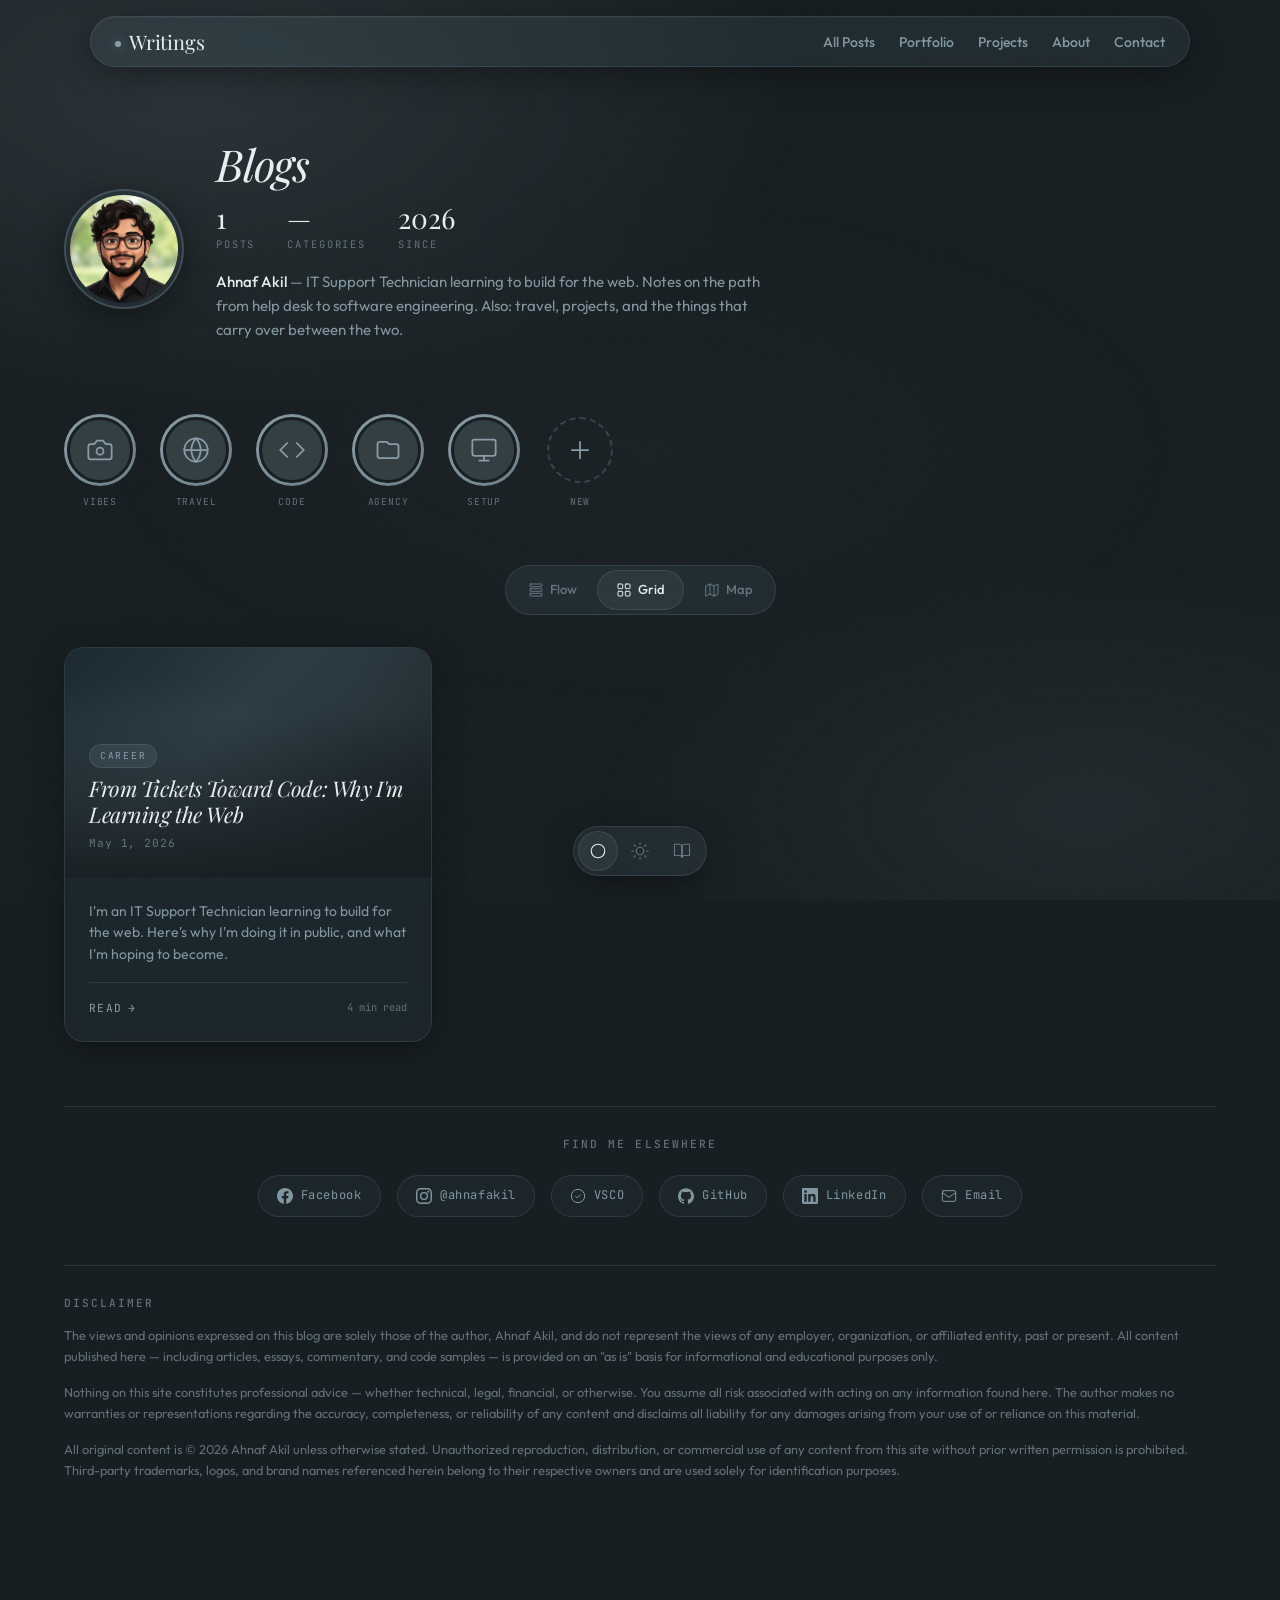
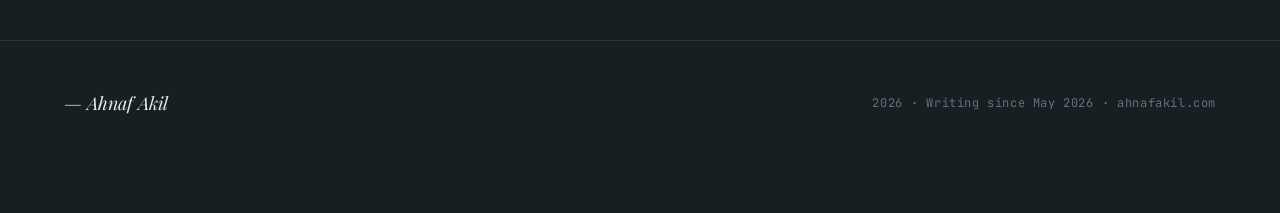
<file: index.html>
<!doctype html>
<html lang="en" data-theme="dark">
<head>
  <meta charset="utf-8" />
  <meta name="viewport" content="width=device-width, initial-scale=1" />
  <meta name="theme-color" content="#181F22" />
  <title>Writings — Ahnaf Akil</title>
  <meta name="description" content="Notes on the transition from IT Support to Software Engineering." />
  <link rel="preconnect" href="https://fonts.googleapis.com" />
  <link rel="preconnect" href="https://fonts.gstatic.com" crossorigin />
  <link href="https://fonts.googleapis.com/css2?family=Playfair+Display:ital,wght@0,400;0,500;0,600;1,400;1,500&family=Outfit:wght@300;400;500;600;700&family=JetBrains+Mono:wght@400;500&display=swap" rel="stylesheet" />
  <link rel="stylesheet" href="assets/css/main.css" />
  <link rel="icon" type="image/svg+xml" href="data:image/svg+xml,%3Csvg xmlns='http://www.w3.org/2000/svg' viewBox='0 0 100 100'%3E%3Crect width='100' height='100' rx='20' fill='%23181F22'/%3E%3Ctext x='50' y='65' font-family='serif' font-size='48' font-style='italic' fill='%23889DA9' text-anchor='middle'%3Ea%3C/text%3E%3C/svg%3E" />
  <style>
    /* ── THEME: Light ── */
    [data-theme="light"]{--deepspc:#F4F2EE;--darkstm:#E8E5DF;--midnight:#B0ADA6;--gunmetal:#7A7770;--cadet:#5A6B74;--glass-bg:rgba(90,107,116,.06);--glass-bg-strong:rgba(90,107,116,.10);--glass-border:rgba(90,107,116,.18);--glass-border-strong:rgba(90,107,116,.30);--glass-shadow:0 8px 32px rgba(0,0,0,.08),inset 0 1px 0 rgba(255,255,255,.5);--text-primary:#1A2228;--text-secondary:rgba(42,54,62,.78);--text-tertiary:rgba(90,107,116,.60)}
    [data-theme="light"] body{background:var(--deepspc)}
    [data-theme="light"] body::before{background:radial-gradient(ellipse 80% 60% at 15% 10%,rgba(90,107,116,.08),transparent 60%),radial-gradient(ellipse 70% 50% at 85% 90%,rgba(90,107,116,.06),transparent 55%)}
    /* ── THEME: Reading (sepia) ── */
    [data-theme="reading"]{--deepspc:#F5F0E8;--darkstm:#E8DFD0;--midnight:#B5A897;--gunmetal:#8A7D6E;--cadet:#6B5D4F;--glass-bg:rgba(107,93,79,.06);--glass-bg-strong:rgba(107,93,79,.10);--glass-border:rgba(107,93,79,.16);--glass-border-strong:rgba(107,93,79,.26);--glass-shadow:0 8px 32px rgba(0,0,0,.06),inset 0 1px 0 rgba(255,255,255,.45);--text-primary:#2C2316;--text-secondary:rgba(58,46,32,.75);--text-tertiary:rgba(107,93,79,.55)}
    [data-theme="reading"] body{background:var(--deepspc)}
    [data-theme="reading"] body::before{background:radial-gradient(ellipse 80% 60% at 15% 10%,rgba(107,93,79,.08),transparent 60%),radial-gradient(ellipse 70% 50% at 85% 90%,rgba(107,93,79,.06),transparent 55%)}
    /* Fix glass surfaces for light themes */
    [data-theme="light"] .glass,[data-theme="light"] .glass-strong,
    [data-theme="reading"] .glass,[data-theme="reading"] .glass-strong{background:var(--glass-bg);border-color:var(--glass-border);box-shadow:var(--glass-shadow)}
    [data-theme="light"] .nav,[data-theme="reading"] .nav{background:var(--glass-bg-strong);border-color:var(--glass-border);box-shadow:var(--glass-shadow)}
    [data-theme="light"] .nav-brand .dot{background:var(--cadet);box-shadow:0 0 12px rgba(90,107,116,.4)}
    [data-theme="reading"] .nav-brand .dot{background:var(--cadet);box-shadow:0 0 12px rgba(107,93,79,.4)}
    /* Card cover gradient adapts */
    [data-theme="light"] .blog-card-cover::after{background:linear-gradient(to top,var(--deepspc) 0%,rgba(244,242,238,.6) 40%,transparent 100%)}
    [data-theme="reading"] .blog-card-cover::after{background:linear-gradient(to top,var(--deepspc) 0%,rgba(245,240,232,.6) 40%,transparent 100%)}
    /* Keep overlay text readable on card covers (always light on dark gradient) */
    [data-theme="light"] .blog-card-overlay h2,[data-theme="reading"] .blog-card-overlay h2{color:#E8EDEF}
    [data-theme="light"] .blog-card-overlay time,[data-theme="reading"] .blog-card-overlay time{color:rgba(136,157,169,.65)}
    [data-theme="light"] .blog-card-category,[data-theme="reading"] .blog-card-category{color:#889DA9}

    /* ═════════════════════════════════════════════════
       THEME SWITCHER (fixed bottom-center pill)
       ═════════════════════════════════════════════════ */
    .theme-switcher{position:fixed;bottom:var(--s-4);left:50%;transform:translateX(-50%);z-index:99;display:flex;align-items:center;gap:2px;padding:4px;background:var(--glass-bg-strong);backdrop-filter:var(--glass-blur);-webkit-backdrop-filter:var(--glass-blur);border:1px solid var(--glass-border);border-radius:100px;box-shadow:0 8px 32px rgba(0,0,0,.35)}
    .theme-btn{width:40px;height:40px;border-radius:50%;display:flex;align-items:center;justify-content:center;color:var(--text-tertiary);transition:all .3s var(--ease-out);border:none;background:none;cursor:pointer;position:relative}
    .theme-btn:hover{color:var(--text-primary)}
    .theme-btn.active{color:var(--text-primary);background:var(--glass-bg-strong);border:1px solid var(--glass-border)}
    .theme-btn svg{width:18px;height:18px}
    .theme-btn .tip{position:absolute;bottom:calc(100% + 8px);left:50%;transform:translateX(-50%) translateY(4px);font-family:var(--font-mono);font-size:.6rem;letter-spacing:.12em;text-transform:uppercase;color:var(--text-primary);background:var(--glass-bg-strong);backdrop-filter:blur(12px);border:1px solid var(--glass-border);padding:4px 10px;border-radius:6px;white-space:nowrap;opacity:0;pointer-events:none;transition:all .2s var(--ease-out)}
    .theme-btn:hover .tip{opacity:1;transform:translateX(-50%) translateY(0)}

    /* ═════════════════════════════════════════════════
       BLOG PAGE
       ═════════════════════════════════════════════════ */
    .blog-hero{padding-top:140px;padding-bottom:var(--s-6)}

    /* ── Author Profile ── */
    .author-profile{display:grid;grid-template-columns:auto 1fr;gap:var(--s-5);align-items:center;margin-bottom:var(--s-6)}
    @media(max-width:640px){.author-profile{grid-template-columns:1fr;text-align:center;gap:var(--s-4)}}
    .author-avatar{width:120px;height:120px;border-radius:50%;border:2px solid var(--glass-border-strong);padding:4px;background:var(--glass-bg);backdrop-filter:var(--glass-blur);box-shadow:0 8px 32px rgba(0,0,0,.4);overflow:hidden}
    .author-avatar img{width:100%;height:100%;object-fit:cover;border-radius:50%;filter:contrast(1.02) saturate(.9)}
    .avatar-fallback{width:100%;height:100%;border-radius:50%;background:linear-gradient(135deg,var(--midnight),var(--darkstm));display:flex;align-items:center;justify-content:center}
    .avatar-fallback span{font-family:var(--font-serif);font-size:48px;font-style:italic;color:var(--cadet)}
    @media(max-width:640px){.author-avatar{margin:0 auto}}
    .author-info h1{font-family:var(--font-serif);font-size:clamp(2rem,3vw + .5rem,2.75rem);font-style:italic;color:var(--text-primary);margin-bottom:var(--s-3);line-height:1.1}
    .author-stats{display:flex;gap:var(--s-5);margin-bottom:var(--s-3)}
    @media(max-width:640px){.author-stats{justify-content:center}}
    .author-stat .stat-num{font-family:var(--font-serif);font-size:1.75rem;color:var(--text-primary);line-height:1;display:block}
    .author-stat .stat-label{font-family:var(--font-mono);font-size:.65rem;letter-spacing:.18em;text-transform:uppercase;color:var(--text-tertiary);margin-top:4px;display:block}
    .author-bio{font-size:.9375rem;color:var(--text-secondary);line-height:1.6;max-width:560px}
    .author-bio strong{color:var(--text-primary);font-weight:500}

    /* ═════════════════════════════════════════════════
       HIGHLIGHTS (Instagram-style)
       ═════════════════════════════════════════════════ */
    .highlights{margin-bottom:var(--s-6);overflow-x:auto;-webkit-overflow-scrolling:touch;scrollbar-width:none}
    .highlights::-webkit-scrollbar{display:none}
    .highlights-inner{display:flex;gap:var(--s-4);padding:var(--s-2) 0}
    .hl-item{display:flex;flex-direction:column;align-items:center;gap:8px;cursor:pointer;flex-shrink:0;text-decoration:none;color:inherit}
    .hl-ring{width:72px;height:72px;border-radius:50%;padding:3px;background:linear-gradient(135deg,var(--cadet),var(--gunmetal));transition:transform .3s var(--ease-out),box-shadow .3s var(--ease-out)}
    .hl-item:hover .hl-ring{transform:scale(1.08);box-shadow:0 4px 20px rgba(136,157,169,.3)}
    .hl-circle{width:100%;height:100%;border-radius:50%;border:3px solid var(--deepspc);overflow:hidden;background:var(--darkstm);display:flex;align-items:center;justify-content:center}
    .hl-circle img{width:100%;height:100%;object-fit:cover}
    .hl-circle svg{width:28px;height:28px;color:var(--cadet)}
    .hl-label{font-family:var(--font-mono);font-size:.6rem;letter-spacing:.08em;color:var(--text-tertiary);text-transform:uppercase;max-width:72px;text-align:center;overflow:hidden;text-overflow:ellipsis;white-space:nowrap}
    .hl-add .hl-ring{background:transparent}
    .hl-add .hl-circle{border:2px dashed var(--glass-border-strong);background:transparent}

    /* ═════════════════════════════════════════════════
       VIEW TOGGLE
       ═════════════════════════════════════════════════ */
    .view-toggle{display:flex;align-items:center;justify-content:center;gap:2px;padding:4px;background:var(--glass-bg-strong);backdrop-filter:var(--glass-blur);-webkit-backdrop-filter:var(--glass-blur);border:1px solid var(--glass-border);border-radius:100px;margin-bottom:var(--s-5);width:fit-content;margin-left:auto;margin-right:auto}
    .view-btn{display:inline-flex;align-items:center;gap:6px;padding:8px 18px;font-family:var(--font-sans);font-size:.8125rem;font-weight:500;color:var(--text-tertiary);border-radius:100px;border:none;background:none;cursor:pointer;transition:all .3s var(--ease-out);white-space:nowrap}
    .view-btn:hover{color:var(--text-secondary)}
    .view-btn.active{color:var(--text-primary);background:var(--glass-bg-strong);border:1px solid var(--glass-border)}
    .view-btn svg{width:16px;height:16px}

    /* ═════════════════════════════════════════════════
       GRID VIEW (cards)
       ═════════════════════════════════════════════════ */
    .blog-grid{display:grid;grid-template-columns:1fr;gap:var(--s-4)}
    @media(min-width:640px){.blog-grid{grid-template-columns:repeat(2,1fr)}}
    @media(min-width:1000px){.blog-grid{grid-template-columns:repeat(3,1fr)}}

    .blog-card{display:flex;flex-direction:column;border-radius:20px;overflow:hidden;background:var(--glass-bg);backdrop-filter:var(--glass-blur);-webkit-backdrop-filter:var(--glass-blur);border:1px solid var(--glass-border);box-shadow:var(--glass-shadow);transition:transform .5s var(--ease-out),border-color .4s var(--ease-out),box-shadow .4s var(--ease-out);text-decoration:none;color:inherit;cursor:pointer}
    .blog-card:hover{transform:translateY(-6px);border-color:var(--glass-border-strong);box-shadow:0 16px 48px rgba(0,0,0,.45),inset 0 1px 0 rgba(255,255,255,.06)}
    .blog-card-cover{position:relative;aspect-ratio:16/10;overflow:hidden;background:linear-gradient(135deg,var(--darkstm) 0%,var(--midnight) 40%,var(--deepspc) 100%)}
    .blog-card-cover::before{content:'';position:absolute;inset:0;background:radial-gradient(ellipse at 20% 80%,rgba(136,157,169,.15),transparent 60%),radial-gradient(ellipse at 80% 20%,rgba(80,94,101,.12),transparent 50%);z-index:1;transition:opacity .5s var(--ease-out)}
    .blog-card:hover .blog-card-cover::before{opacity:.6}
    .blog-card-cover::after{content:'';position:absolute;bottom:0;left:0;right:0;height:70%;background:linear-gradient(to top,rgba(24,31,34,.95) 0%,rgba(24,31,34,.6) 40%,transparent 100%);z-index:2}
    .blog-card-cover img{position:absolute;inset:0;width:100%;height:100%;object-fit:cover;filter:saturate(.8) contrast(1.05);transition:transform .6s var(--ease-out)}
    .blog-card:hover .blog-card-cover img{transform:scale(1.06)}
    .blog-card-overlay{position:absolute;bottom:0;left:0;right:0;padding:var(--s-4);z-index:3}
    .blog-card-category{font-family:var(--font-mono);font-size:.6rem;letter-spacing:.18em;text-transform:uppercase;color:var(--cadet);background:rgba(136,157,169,.15);border:1px solid rgba(136,157,169,.2);padding:3px 10px;border-radius:100px;display:inline-block;margin-bottom:var(--s-2);backdrop-filter:blur(8px)}
    .blog-card-overlay h2{font-family:var(--font-serif);font-size:1.35rem;font-style:italic;color:var(--text-primary);line-height:1.2;margin:0}
    .blog-card-overlay time{font-family:var(--font-mono);font-size:.7rem;letter-spacing:.08em;color:var(--text-tertiary);margin-top:6px;display:block}
    .blog-card-body{padding:var(--s-4);flex:1;display:flex;flex-direction:column}
    .blog-card-body .excerpt{font-size:.875rem;color:var(--text-secondary);line-height:1.55;margin:0 0 var(--s-3);flex:1;display:-webkit-box;-webkit-line-clamp:3;-webkit-box-orient:vertical;overflow:hidden}
    .blog-card-footer{display:flex;align-items:center;justify-content:space-between;padding-top:var(--s-3);border-top:1px solid var(--glass-border)}
    .blog-card-footer .read-label{font-family:var(--font-mono);font-size:.7rem;letter-spacing:.12em;text-transform:uppercase;color:var(--cadet);display:inline-flex;align-items:center;gap:6px;transition:color .3s var(--ease-out)}
    .blog-card:hover .read-label{color:var(--text-primary)}
    .blog-card-footer .arr{display:inline-block;transition:transform .3s var(--ease-out)}
    .blog-card:hover .arr{transform:translateX(4px)}
    .blog-card-footer .reading-time{font-family:var(--font-mono);font-size:.65rem;color:var(--text-tertiary)}

    /* ═════════════════════════════════════════════════
       FLOW VIEW (list rows)
       ═════════════════════════════════════════════════ */
    .blog-flow{display:flex;flex-direction:column;gap:var(--s-3)}
    .flow-card{padding:var(--s-5);display:grid;grid-template-columns:140px 1fr auto;gap:var(--s-5);align-items:center;transition:transform .4s var(--ease-out),border-color .4s var(--ease-out);text-decoration:none;color:inherit;cursor:pointer}
    .flow-card:hover{transform:translateX(4px);border-color:var(--glass-border-strong)}
    @media(max-width:720px){.flow-card{grid-template-columns:1fr;gap:var(--s-2)}}
    .flow-card time{font-family:var(--font-mono);font-size:.75rem;letter-spacing:.1em;text-transform:uppercase;color:var(--cadet)}
    .flow-card h2{font-size:1.5rem;margin:0 0 var(--s-1)}
    .flow-card .excerpt{font-size:.9375rem;color:var(--text-secondary);margin:0}
    .flow-card .read-more{font-family:var(--font-mono);font-size:.75rem;letter-spacing:.1em;text-transform:uppercase;color:var(--cadet);white-space:nowrap}

    /* ═════════════════════════════════════════════════
       MAP VIEW (timeline)
       ═════════════════════════════════════════════════ */
    .blog-map{position:relative;padding-left:40px}
    .blog-map::before{content:'';position:absolute;left:15px;top:0;bottom:0;width:1px;background:linear-gradient(to bottom,var(--cadet),transparent)}
    .map-entry{position:relative;padding:0 0 var(--s-6) var(--s-4)}
    .map-entry::before{content:'';position:absolute;left:-29px;top:24px;width:10px;height:10px;background:var(--deepspc);border:2px solid var(--cadet);border-radius:50%;z-index:2}
    .map-date{font-family:var(--font-mono);font-size:.7rem;letter-spacing:.15em;text-transform:uppercase;color:var(--cadet);margin-bottom:var(--s-2)}
    .map-card{padding:var(--s-4);transition:transform .4s var(--ease-out),border-color .4s var(--ease-out);text-decoration:none;color:inherit;display:block}
    .map-card:hover{transform:translateX(4px);border-color:var(--glass-border-strong)}
    .map-card h2{font-size:1.35rem;margin:0 0 var(--s-2)}
    .map-card .excerpt{font-size:.875rem;color:var(--text-secondary);margin:0 0 var(--s-3)}
    .map-card .read-more{font-family:var(--font-mono);font-size:.7rem;letter-spacing:.1em;text-transform:uppercase;color:var(--cadet)}

    /* ═════════════════════════════════════════════════
       SOCIAL + DISCLAIMER
       ═════════════════════════════════════════════════ */
    .social-section{margin-top:var(--s-7);padding-top:var(--s-5);border-top:1px solid var(--glass-border)}
    .social-section h3{font-family:var(--font-mono);font-size:.7rem;letter-spacing:.18em;text-transform:uppercase;color:var(--text-tertiary);margin-bottom:var(--s-4);font-weight:500;text-align:center}
    .social-grid{display:flex;flex-wrap:wrap;gap:var(--s-3);justify-content:center}
    .social-link{display:inline-flex;align-items:center;gap:8px;padding:10px 18px;font-family:var(--font-mono);font-size:.75rem;letter-spacing:.05em;color:var(--text-secondary);background:var(--glass-bg);backdrop-filter:var(--glass-blur);border:1px solid var(--glass-border);border-radius:100px;transition:all .3s var(--ease-out);text-decoration:none}
    .social-link:hover{background:var(--glass-bg-strong);border-color:var(--glass-border-strong);color:var(--text-primary);transform:translateY(-2px)}
    .social-link svg{width:16px;height:16px;flex-shrink:0}

    .blog-disclaimer{margin-top:var(--s-6);border-top:1px solid var(--glass-border);padding-top:var(--s-5)}
    .blog-disclaimer h4{font-family:var(--font-mono);font-size:.7rem;letter-spacing:.18em;text-transform:uppercase;color:var(--text-tertiary);margin-bottom:var(--s-3);font-weight:500}
    .blog-disclaimer p{font-size:.8rem;color:var(--text-tertiary);line-height:1.6;max-width:none}

    .blog-empty{grid-column:1/-1;text-align:center;padding:var(--s-7) var(--s-5)}
    .blog-empty p{color:var(--text-tertiary);font-family:var(--font-mono);font-size:.85rem;letter-spacing:.1em;text-transform:uppercase;margin:0 auto}

    .footer{margin-bottom:70px}
  </style>
</head>
<body>

  <!-- NAV -->
  <nav class="nav" aria-label="Primary">
    <a href="index.html" class="nav-brand"><span class="dot" aria-hidden="true"></span>Writings</a>
    <button class="nav-toggle" aria-label="Toggle navigation" aria-expanded="false"><span></span></button>
    <ul class="nav-links">
      <li><a href="blog.html">All Posts</a></li>
      <li><a href="https://ahnafakil.com">Portfolio</a></li>
      <li><a href="https://ahnafakil.com/projects.html">Projects</a></li>
      <li><a href="https://ahnafakil.com/about.html">About</a></li>
      <li><a href="https://ahnafakil.com/contact.html">Contact</a></li>
    </ul>
  </nav>

  <!-- THEME SWITCHER -->
  <div class="theme-switcher" role="group" aria-label="Theme switcher">
    <button class="theme-btn active" data-theme-set="dark" aria-label="Dark mode">
      <span class="tip">Dark</span>
      <svg viewBox="0 0 24 24" fill="none" stroke="currentColor" stroke-width="1.5" stroke-linecap="round"><circle cx="12" cy="12" r="9"/></svg>
    </button>
    <button class="theme-btn" data-theme-set="light" aria-label="Light mode">
      <span class="tip">Light</span>
      <svg viewBox="0 0 24 24" fill="none" stroke="currentColor" stroke-width="1.5" stroke-linecap="round"><circle cx="12" cy="12" r="5"/><path d="M12 1v2M12 21v2M4.22 4.22l1.42 1.42M18.36 18.36l1.42 1.42M1 12h2M21 12h2M4.22 19.78l1.42-1.42M18.36 5.64l1.42-1.42"/></svg>
    </button>
    <button class="theme-btn" data-theme-set="reading" aria-label="Reading mode">
      <span class="tip">Reading</span>
      <svg viewBox="0 0 24 24" fill="none" stroke="currentColor" stroke-width="1.5" stroke-linecap="round"><path d="M2 3h6a4 4 0 014 4v14a3 3 0 00-3-3H2z"/><path d="M22 3h-6a4 4 0 00-4 4v14a3 3 0 013-3h7z"/></svg>
    </button>
  </div>

  <section class="blog-hero">
    <div class="container">

      <!-- AUTHOR PROFILE -->
      <div class="author-profile reveal">
        <div class="author-avatar">
          <img src="assets/img/akil.jpg" alt="Ahnaf Akil" onerror="this.style.display='none';this.nextElementSibling.style.display='flex';" />
          <div class="avatar-fallback" style="display:none;"><span>a</span></div>
        </div>
        <div class="author-info">
          <h1>Blogs</h1>
          <div class="author-stats">
            <div class="author-stat"><span class="stat-num" id="post-count">—</span><span class="stat-label">Posts</span></div>
            <div class="author-stat"><span class="stat-num">—</span><span class="stat-label">Categories</span></div>
            <div class="author-stat"><span class="stat-num">2026</span><span class="stat-label">Since</span></div>
          </div>
          <p class="author-bio"><strong>Ahnaf Akil</strong> — IT Support Technician learning to build for the web. Notes on the path from help desk to software engineering. Also: travel, projects, and the things that carry over between the two.</p>
        </div>
      </div>

      <!-- HIGHLIGHTS -->
      <div class="highlights reveal">
        <div class="highlights-inner">
          <a href="#" class="hl-item"><div class="hl-ring"><div class="hl-circle"><svg viewBox="0 0 24 24" fill="none" stroke="currentColor" stroke-width="1.5" stroke-linecap="round"><path d="M14.5 4h-5L7 7H4a2 2 0 00-2 2v9a2 2 0 002 2h16a2 2 0 002-2V9a2 2 0 00-2-2h-3l-2.5-3z"/><circle cx="12" cy="13" r="3"/></svg></div></div><span class="hl-label">Vibes</span></a>
          <a href="#" class="hl-item"><div class="hl-ring"><div class="hl-circle"><svg viewBox="0 0 24 24" fill="none" stroke="currentColor" stroke-width="1.5" stroke-linecap="round"><circle cx="12" cy="12" r="10"/><path d="M2 12h20M12 2a15.3 15.3 0 014 10 15.3 15.3 0 01-4 10 15.3 15.3 0 01-4-10 15.3 15.3 0 014-10z"/></svg></div></div><span class="hl-label">Travel</span></a>
          <a href="#" class="hl-item"><div class="hl-ring"><div class="hl-circle"><svg viewBox="0 0 24 24" fill="none" stroke="currentColor" stroke-width="1.5" stroke-linecap="round"><polyline points="16 18 22 12 16 6"/><polyline points="8 6 2 12 8 18"/></svg></div></div><span class="hl-label">Code</span></a>
          <a href="#" class="hl-item"><div class="hl-ring"><div class="hl-circle"><svg viewBox="0 0 24 24" fill="none" stroke="currentColor" stroke-width="1.5" stroke-linecap="round"><path d="M3 7v10a2 2 0 002 2h14a2 2 0 002-2V9a2 2 0 00-2-2h-6l-2-2H5a2 2 0 00-2 2z"/></svg></div></div><span class="hl-label">Agency</span></a>
          <a href="#" class="hl-item"><div class="hl-ring"><div class="hl-circle"><svg viewBox="0 0 24 24" fill="none" stroke="currentColor" stroke-width="1.5" stroke-linecap="round"><rect x="2" y="3" width="20" height="14" rx="2"/><path d="M8 21h8M12 17v4"/></svg></div></div><span class="hl-label">Setup</span></a>
          <div class="hl-item hl-add"><div class="hl-ring"><div class="hl-circle"><svg viewBox="0 0 24 24" fill="none" stroke="currentColor" stroke-width="1.5" stroke-linecap="round"><path d="M12 5v14M5 12h14"/></svg></div></div><span class="hl-label">New</span></div>
        </div>
      </div>

      <!-- VIEW TOGGLE -->
      <div class="view-toggle reveal" role="group" aria-label="Blog view mode">
        <button class="view-btn" data-view="flow">
          <svg viewBox="0 0 24 24" fill="none" stroke="currentColor" stroke-width="1.5" stroke-linecap="round"><rect x="3" y="3" width="18" height="4" rx="1"/><rect x="3" y="10" width="18" height="4" rx="1"/><rect x="3" y="17" width="18" height="4" rx="1"/></svg>
          Flow
        </button>
        <button class="view-btn active" data-view="grid">
          <svg viewBox="0 0 24 24" fill="none" stroke="currentColor" stroke-width="1.5" stroke-linecap="round"><rect x="3" y="3" width="7" height="7" rx="1"/><rect x="14" y="3" width="7" height="7" rx="1"/><rect x="3" y="14" width="7" height="7" rx="1"/><rect x="14" y="14" width="7" height="7" rx="1"/></svg>
          Grid
        </button>
        <button class="view-btn" data-view="map">
          <svg viewBox="0 0 24 24" fill="none" stroke="currentColor" stroke-width="1.5" stroke-linecap="round"><polygon points="3 6 9 3 15 6 21 3 21 18 15 21 9 18 3 21"/><line x1="9" y1="3" x2="9" y2="18"/><line x1="15" y1="6" x2="15" y2="21"/></svg>
          Map
        </button>
      </div>

      <!-- POST CONTAINER -->
      <div id="post-list" data-view="grid">
        <div class="blog-grid"><div class="blog-empty glass"><p>Loading posts...</p></div></div>
      </div>

      <!-- SOCIAL -->
      <div class="social-section reveal">
        <h3>Find me elsewhere</h3>
        <div class="social-grid">
          <a href="https://www.facebook.com/aakil1825/" target="_blank" rel="noopener" class="social-link"><svg viewBox="0 0 24 24" fill="currentColor"><path d="M24 12.073c0-6.627-5.373-12-12-12s-12 5.373-12 12c0 5.99 4.388 10.954 10.125 11.854v-8.385H7.078v-3.47h3.047V9.43c0-3.007 1.792-4.669 4.533-4.669 1.312 0 2.686.235 2.686.235v2.953H15.83c-1.491 0-1.956.925-1.956 1.874v2.25h3.328l-.532 3.47h-2.796v8.385C19.612 23.027 24 18.062 24 12.073z"/></svg>Facebook</a>
          <a href="https://instagram.com/ahnafakil" target="_blank" rel="noopener" class="social-link"><svg viewBox="0 0 24 24" fill="currentColor"><path d="M12 2.163c3.204 0 3.584.012 4.85.07 3.252.148 4.771 1.691 4.919 4.919.058 1.265.069 1.645.069 4.849 0 3.205-.012 3.584-.069 4.849-.149 3.225-1.664 4.771-4.919 4.919-1.266.058-1.644.07-4.85.07-3.204 0-3.584-.012-4.849-.07-3.26-.149-4.771-1.699-4.919-4.92-.058-1.265-.07-1.644-.07-4.849 0-3.204.013-3.583.07-4.849.149-3.227 1.664-4.771 4.919-4.919 1.266-.057 1.645-.069 4.849-.069zM12 0C8.741 0 8.333.014 7.053.072 2.695.272.273 2.69.073 7.052.014 8.333 0 8.741 0 12c0 3.259.014 3.668.072 4.948.2 4.358 2.618 6.78 6.98 6.98C8.333 23.986 8.741 24 12 24c3.259 0 3.668-.014 4.948-.072 4.354-.2 6.782-2.618 6.979-6.98.059-1.28.073-1.689.073-4.948 0-3.259-.014-3.667-.072-4.947-.196-4.354-2.617-6.78-6.979-6.98C15.668.014 15.259 0 12 0zm0 5.838a6.162 6.162 0 100 12.324 6.162 6.162 0 000-12.324zM12 16a4 4 0 110-8 4 4 0 010 8zm6.406-11.845a1.44 1.44 0 100 2.881 1.44 1.44 0 000-2.881z"/></svg>@ahnafakil</a>
          <a href="https://vs.co/x2ow79yq" target="_blank" rel="noopener" class="social-link"><svg viewBox="0 0 24 24" fill="none" stroke="currentColor" stroke-width="1.5"><circle cx="12" cy="12" r="10"/><path d="M8 12l3 3 5-5"/></svg>VSCO</a>
          <a href="https://github.com/ahnafakil" target="_blank" rel="noopener" class="social-link"><svg viewBox="0 0 24 24" fill="currentColor"><path d="M12 .297c-6.63 0-12 5.373-12 12 0 5.303 3.438 9.8 8.205 11.385.6.113.82-.258.82-.577 0-.285-.01-1.04-.015-2.04-3.338.724-4.042-1.61-4.042-1.61C4.422 18.07 3.633 17.7 3.633 17.7c-1.087-.744.084-.729.084-.729 1.205.084 1.838 1.236 1.838 1.236 1.07 1.835 2.809 1.305 3.495.998.108-.776.417-1.305.76-1.605-2.665-.3-5.466-1.332-5.466-5.93 0-1.31.465-2.38 1.235-3.22-.135-.303-.54-1.523.105-3.176 0 0 1.005-.322 3.3 1.23.96-.267 1.98-.399 3-.405 1.02.006 2.04.138 3 .405 2.28-1.552 3.285-1.23 3.285-1.23.645 1.653.24 2.873.12 3.176.765.84 1.23 1.91 1.23 3.22 0 4.61-2.805 5.625-5.475 5.92.42.36.81 1.096.81 2.22 0 1.606-.015 2.896-.015 3.286 0 .315.21.69.825.57C20.565 22.092 24 17.592 24 12.297c0-6.627-5.373-12-12-12"/></svg>GitHub</a>
          <a href="https://linkedin.com/in/ahnafakil" target="_blank" rel="noopener" class="social-link"><svg viewBox="0 0 24 24" fill="currentColor"><path d="M20.447 20.452h-3.554v-5.569c0-1.328-.027-3.037-1.852-3.037-1.853 0-2.136 1.445-2.136 2.939v5.667H9.351V9h3.414v1.561h.046c.477-.9 1.637-1.85 3.37-1.85 3.601 0 4.267 2.37 4.267 5.455v6.286zM5.337 7.433c-1.144 0-2.063-.926-2.063-2.065 0-1.138.92-2.063 2.063-2.063 1.14 0 2.064.925 2.064 2.063 0 1.139-.925 2.065-2.064 2.065zm1.782 13.019H3.555V9h3.564v11.452zM22.225 0H1.771C.792 0 0 .774 0 1.729v20.542C0 23.227.792 24 1.771 24h20.451C23.2 24 24 23.227 24 22.271V1.729C24 .774 23.2 0 22.222 0h.003z"/></svg>LinkedIn</a>
          <a href="mailto:aakil18@aol.com" class="social-link"><svg viewBox="0 0 24 24" fill="none" stroke="currentColor" stroke-width="1.5" stroke-linecap="round" stroke-linejoin="round"><rect x="2" y="4" width="20" height="16" rx="2"/><path d="M22 7l-10 7L2 7"/></svg>Email</a>
        </div>
      </div>

      <!-- DISCLAIMER -->
      <div class="blog-disclaimer reveal">
        <h4>Disclaimer</h4>
        <p>The views and opinions expressed on this blog are solely those of the author, Ahnaf Akil, and do not represent the views of any employer, organization, or affiliated entity, past or present. All content published here — including articles, essays, commentary, and code samples — is provided on an "as is" basis for informational and educational purposes only.</p>
        <p>Nothing on this site constitutes professional advice — whether technical, legal, financial, or otherwise. You assume all risk associated with acting on any information found here. The author makes no warranties or representations regarding the accuracy, completeness, or reliability of any content and disclaims all liability for any damages arising from your use of or reliance on this material.</p>
        <p>All original content is &copy; <span data-year>2026</span> Ahnaf Akil unless otherwise stated. Unauthorized reproduction, distribution, or commercial use of any content from this site without prior written permission is prohibited. Third-party trademarks, logos, and brand names referenced herein belong to their respective owners and are used solely for identification purposes.</p>
      </div>

    </div>
  </section>

  <footer class="footer">
    <div class="container">
      <div class="footer-content">
        <span class="footer-brand">— Ahnaf Akil</span>
        <span class="footer-meta"><span data-year>2026</span><span class="sep">·</span>Writing since May 2026<span class="sep">·</span>ahnafakil.com</span>
      </div>
    </div>
  </footer>

  <script src="assets/js/app.js"></script>
  <script src="assets/js/blog.js"></script>
  <script type="module" src="assets/js/admin.js"></script>

  <script>
  (function(){
    'use strict';

    /* ── Theme Switcher ── */
    var root=document.documentElement,btns=document.querySelectorAll('[data-theme-set]');
    var saved=localStorage.getItem('akil-theme');
    if(saved){root.setAttribute('data-theme',saved);btns.forEach(function(b){b.classList.toggle('active',b.dataset.themeSet===saved)})}
    btns.forEach(function(btn){btn.addEventListener('click',function(){
      var t=btn.dataset.themeSet;root.setAttribute('data-theme',t);localStorage.setItem('akil-theme',t);
      btns.forEach(function(b){b.classList.toggle('active',b===btn)});
      var c={dark:'#181F22',light:'#F4F2EE',reading:'#F5F0E8'};
      var m=document.querySelector('meta[name="theme-color"]');if(m)m.setAttribute('content',c[t]||'#181F22');
    })});

    /* ── View Toggle ── */
    var vBtns=document.querySelectorAll('.view-toggle .view-btn');
    vBtns.forEach(function(btn){btn.addEventListener('click',function(){
      var v=btn.dataset.view;
      vBtns.forEach(function(b){b.classList.toggle('active',b===btn)});
      if(window.renderBlogView)window.renderBlogView(v);
    })});
  })();
  </script>
</body>
</html>
</file>
<file: assets/css/main.css>
/* ============================================================
   ahnafakil.com  —  Design System
   Playfair Display + Outfit, glassmorphism on slate.
   ============================================================ */
*,*::before,*::after{box-sizing:border-box;margin:0;padding:0}
html{scroll-behavior:smooth;-webkit-font-smoothing:antialiased;-moz-osx-font-smoothing:grayscale}
img,picture,svg{display:block;max-width:100%}
a{color:inherit;text-decoration:none}
button{border:none;background:none;font:inherit;cursor:pointer;color:inherit}

:root{
  --cadet:#889DA9;--gunmetal:#6C7E87;--midnight:#505E65;--darkstm:#343F44;--deepspc:#181F22;
  --glass-bg:rgba(136,157,169,.06);--glass-bg-strong:rgba(136,157,169,.10);
  --glass-border:rgba(136,157,169,.18);--glass-border-strong:rgba(136,157,169,.28);
  --glass-blur:blur(24px) saturate(160%);
  --glass-shadow:0 8px 32px rgba(0,0,0,.35),inset 0 1px 0 rgba(255,255,255,.04);
  --text-primary:#E8EDEF;--text-secondary:rgba(136,157,169,.95);--text-tertiary:rgba(136,157,169,.65);
  --font-serif:'Playfair Display','Times New Roman',serif;
  --font-sans:'Outfit',system-ui,sans-serif;
  --font-mono:'JetBrains Mono','SF Mono',ui-monospace,monospace;
  --s-1:4px;--s-2:8px;--s-3:16px;--s-4:24px;--s-5:32px;--s-6:48px;--s-7:64px;--s-8:96px;--s-9:128px;
  --max-width:1200px;--content-width:720px;
  --ease-out:cubic-bezier(.16,1,.3,1);--ease-in-out:cubic-bezier(.65,0,.35,1);
}

body{font-family:var(--font-sans);font-weight:400;font-size:16px;line-height:1.65;color:var(--text-secondary);background:var(--deepspc);min-height:100vh;overflow-x:hidden;position:relative}
body::before{content:'';position:fixed;inset:0;background:radial-gradient(ellipse 80% 60% at 15% 10%,rgba(108,126,135,.22),transparent 60%),radial-gradient(ellipse 70% 50% at 85% 90%,rgba(80,94,101,.18),transparent 55%),radial-gradient(ellipse 60% 40% at 50% 50%,rgba(52,63,68,.12),transparent 70%);pointer-events:none;z-index:0}
body::after{content:'';position:fixed;inset:0;background-image:url("data:image/svg+xml,%3Csvg viewBox='0 0 200 200' xmlns='http://www.w3.org/2000/svg'%3E%3Cfilter id='n'%3E%3CfeTurbulence type='fractalNoise' baseFrequency='0.9' numOctaves='3'/%3E%3C/filter%3E%3Crect width='100%25' height='100%25' filter='url(%23n)' opacity='0.5'/%3E%3C/svg%3E");opacity:.025;pointer-events:none;z-index:1;mix-blend-mode:overlay}

h1,h2,h3,h4{font-family:var(--font-serif);font-weight:400;color:var(--text-primary);letter-spacing:-.02em;line-height:1.05}
h1{font-size:clamp(3rem,7vw + 1rem,6.5rem);font-weight:400}
h2{font-size:clamp(2rem,3vw + 1rem,3.5rem);margin-bottom:var(--s-4)}
h3{font-size:clamp(1.5rem,1.5vw + .75rem,2rem);margin-bottom:var(--s-3)}
h4{font-size:1.25rem;margin-bottom:var(--s-2)}
p{margin-bottom:var(--s-3);max-width:65ch}
p.lead{font-size:1.125rem;line-height:1.7;color:var(--text-primary);font-weight:300}
.eyebrow{font-family:var(--font-mono);font-size:.75rem;font-weight:500;text-transform:uppercase;letter-spacing:.15em;color:var(--cadet);margin-bottom:var(--s-3);display:inline-block}
.serif-italic{font-family:var(--font-serif);font-style:italic;color:var(--text-primary)}
a.inline-link{color:var(--text-primary);border-bottom:1px solid var(--glass-border-strong);transition:border-color .3s var(--ease-out)}
a.inline-link:hover{border-bottom-color:var(--cadet)}
code,pre{font-family:var(--font-mono);font-size:.85em}
code{background:var(--glass-bg-strong);border:1px solid var(--glass-border);padding:2px 6px;border-radius:4px;color:var(--text-primary)}

.container{position:relative;z-index:2;max-width:var(--max-width);margin:0 auto;padding:0 var(--s-4)}
.container-narrow{max-width:var(--content-width);margin:0 auto;padding:0 var(--s-4)}
section{padding:var(--s-8) 0;position:relative;z-index:2}

.glass{background:var(--glass-bg);backdrop-filter:var(--glass-blur);-webkit-backdrop-filter:var(--glass-blur);border:1px solid var(--glass-border);border-radius:20px;box-shadow:var(--glass-shadow)}
.glass-strong{background:var(--glass-bg-strong);backdrop-filter:var(--glass-blur);-webkit-backdrop-filter:var(--glass-blur);border:1px solid var(--glass-border-strong);border-radius:20px;box-shadow:var(--glass-shadow)}
@supports not (backdrop-filter:blur(20px)){.glass,.glass-strong{background:rgba(52,63,68,.85)}}

.nav{position:fixed;top:var(--s-3);left:50%;transform:translateX(-50%);z-index:100;width:calc(100% - var(--s-5));max-width:1100px;padding:var(--s-2) var(--s-4);background:var(--glass-bg-strong);backdrop-filter:var(--glass-blur);-webkit-backdrop-filter:var(--glass-blur);border:1px solid var(--glass-border);border-radius:100px;box-shadow:var(--glass-shadow);display:flex;align-items:center;justify-content:space-between}
.nav-brand{font-family:var(--font-serif);font-size:1.25rem;color:var(--text-primary);letter-spacing:-.01em}
.nav-brand .dot{display:inline-block;width:6px;height:6px;background:var(--cadet);border-radius:50%;margin-right:8px;transform:translateY(-3px);box-shadow:0 0 12px rgba(136,157,169,.6)}
.nav-links{display:flex;gap:var(--s-4);list-style:none}
.nav-links a{font-family:var(--font-sans);font-size:.875rem;font-weight:500;color:var(--text-secondary);transition:color .2s var(--ease-out);position:relative}
.nav-links a:hover,.nav-links a.active{color:var(--text-primary)}
.nav-links a.active::after{content:'';position:absolute;bottom:-6px;left:50%;transform:translateX(-50%);width:4px;height:4px;background:var(--cadet);border-radius:50%}
.nav-toggle{display:none;width:36px;height:36px;align-items:center;justify-content:center}
.nav-toggle span{display:block;width:18px;height:1.5px;background:var(--text-primary);position:relative}
.nav-toggle span::before,.nav-toggle span::after{content:'';position:absolute;left:0;width:18px;height:1.5px;background:var(--text-primary)}
.nav-toggle span::before{top:-6px}.nav-toggle span::after{top:6px}
@media(max-width:720px){.nav-toggle{display:flex}.nav-links{display:none;position:absolute;top:calc(100% + 8px);left:0;right:0;background:var(--glass-bg-strong);backdrop-filter:var(--glass-blur);-webkit-backdrop-filter:var(--glass-blur);border:1px solid var(--glass-border);border-radius:20px;flex-direction:column;gap:0;padding:var(--s-2)}.nav-links.is-open{display:flex}.nav-links a{padding:var(--s-3);border-radius:12px}.nav-links a:hover{background:var(--glass-bg-strong)}}

.btn{display:inline-flex;align-items:center;gap:var(--s-2);padding:14px 24px;font-family:var(--font-sans);font-size:.9375rem;font-weight:500;color:var(--text-primary);border:1px solid var(--glass-border);border-radius:100px;background:var(--glass-bg);backdrop-filter:var(--glass-blur);-webkit-backdrop-filter:var(--glass-blur);transition:all .3s var(--ease-out);cursor:pointer;white-space:nowrap}
.btn:hover{background:var(--glass-bg-strong);border-color:var(--glass-border-strong);transform:translateY(-1px);box-shadow:0 6px 20px rgba(0,0,0,.25)}
.btn-primary{background:var(--cadet);color:var(--deepspc);border-color:var(--cadet);font-weight:600}
.btn-primary:hover{background:var(--text-primary);border-color:var(--text-primary);color:var(--deepspc)}
.btn .arrow{display:inline-block;transition:transform .3s var(--ease-out)}
.btn:hover .arrow{transform:translateX(3px)}

.status-pill{display:inline-flex;align-items:center;gap:var(--s-2);padding:6px 14px;font-family:var(--font-mono);font-size:.75rem;font-weight:500;letter-spacing:.05em;text-transform:uppercase;color:var(--cadet);background:var(--glass-bg-strong);border:1px solid var(--glass-border);border-radius:100px;backdrop-filter:var(--glass-blur);-webkit-backdrop-filter:var(--glass-blur)}
.status-pill .pulse{position:relative;width:8px;height:8px;background:#7DD8A8;border-radius:50%}
.status-pill .pulse::after{content:'';position:absolute;inset:0;background:#7DD8A8;border-radius:50%;animation:pulse 2s var(--ease-out) infinite}
@keyframes pulse{0%{transform:scale(1);opacity:.7}100%{transform:scale(2.5);opacity:0}}

.hero{min-height:100vh;display:flex;align-items:center;position:relative;padding-top:var(--s-9)}
.hero-grid{display:grid;grid-template-columns:1fr;gap:var(--s-6);align-items:center}
@media(min-width:960px){.hero-grid{grid-template-columns:1.4fr 1fr;gap:var(--s-8)}}
.hero-headline{margin:var(--s-4) 0}
.hero-headline em{font-style:italic;color:var(--cadet)}
.hero-tagline{font-family:var(--font-mono);font-size:.875rem;letter-spacing:.1em;text-transform:uppercase;color:var(--cadet);margin-bottom:var(--s-3);display:flex;align-items:center;gap:var(--s-3)}
.hero-tagline .arrow-line{flex:1;height:1px;background:linear-gradient(to right,var(--gunmetal),transparent);max-width:80px}
.hero-bridge{font-size:1.125rem;line-height:1.65;color:var(--text-primary);font-weight:300;max-width:540px;margin-bottom:var(--s-5)}
.hero-bridge .accent{font-family:var(--font-serif);font-style:italic;color:var(--cadet)}
.hero-cta{display:flex;flex-wrap:wrap;gap:var(--s-3);margin-top:var(--s-5)}

.hero-card{position:relative;padding:var(--s-5);display:flex;flex-direction:column;gap:var(--s-4)}
.hero-card-label{font-family:var(--font-mono);font-size:.7rem;text-transform:uppercase;letter-spacing:.15em;color:var(--cadet);display:flex;justify-content:space-between;align-items:center}

.now-stack{display:flex;flex-direction:column;gap:2px;background:rgba(0,0,0,.18);border:1px solid var(--glass-border);border-radius:14px;overflow:hidden;margin-top:var(--s-2)}
.now-row{padding:var(--s-3) var(--s-4);display:grid;grid-template-columns:90px 1fr;grid-template-rows:auto auto;column-gap:var(--s-3);row-gap:2px;background:rgba(136,157,169,.04);position:relative;transition:background .3s var(--ease-out)}
.now-row:hover{background:rgba(136,157,169,.08)}
.now-row--accent{background:rgba(136,157,169,.10);border-left:2px solid var(--cadet)}
.now-row--accent::before{content:'';position:absolute;top:50%;right:var(--s-3);width:6px;height:6px;background:var(--cadet);border-radius:50%;transform:translateY(-50%);box-shadow:0 0 12px rgba(136,157,169,.8);animation:pulse-dot 2.4s var(--ease-in-out) infinite}
@keyframes pulse-dot{0%,100%{opacity:.5;transform:translateY(-50%) scale(1)}50%{opacity:1;transform:translateY(-50%) scale(1.3)}}
.now-key{grid-column:1;grid-row:1/span 2;align-self:center;font-family:var(--font-mono);font-size:.7rem;letter-spacing:.12em;text-transform:uppercase;color:var(--cadet)}
.now-val{grid-column:2;grid-row:1;font-family:var(--font-serif);font-size:1.15rem;color:var(--text-primary);line-height:1.2}
.now-val em{font-style:italic}
.now-meta{grid-column:2;grid-row:2;font-family:var(--font-mono);font-size:.7rem;letter-spacing:.05em;color:var(--text-tertiary)}

.path{display:grid;grid-template-columns:1fr;gap:var(--s-3);margin-top:var(--s-5)}
.path-arrow{display:none;align-items:center;justify-content:center;color:var(--cadet);width:32px;height:32px;margin:0 auto;opacity:.6}
.path-arrow svg{width:100%;height:100%}
@media(min-width:960px){.path{grid-template-columns:1fr 36px 1fr 36px 1fr;align-items:stretch;gap:var(--s-3)}.path-arrow{display:flex}}
.path-col{padding:var(--s-5);display:flex;flex-direction:column;gap:var(--s-3);position:relative;transition:transform .4s var(--ease-out),border-color .4s var(--ease-out)}
.path-col:hover{transform:translateY(-3px);border-color:var(--glass-border-strong)}
.path-col--current{background:rgba(136,157,169,.10);border-color:var(--glass-border-strong);box-shadow:0 8px 32px rgba(0,0,0,.35),inset 0 1px 0 rgba(255,255,255,.06),0 0 0 1px rgba(136,157,169,.08)}
.path-col--current::after{content:'YOU ARE HERE';position:absolute;top:-10px;left:50%;transform:translateX(-50%);font-family:var(--font-mono);font-size:.65rem;letter-spacing:.18em;color:var(--deepspc);background:var(--cadet);padding:4px 10px;border-radius:100px;white-space:nowrap;font-weight:600}
.path-stage{font-family:var(--font-mono);font-size:.7rem;text-transform:uppercase;letter-spacing:.15em;color:var(--cadet)}
.path-col h3{font-size:1.65rem;margin:0}
.path-blurb{font-size:.9rem;color:var(--text-secondary);line-height:1.5;margin:0;flex:1}
.hero-now{border-top:1px solid var(--glass-border);padding-top:var(--s-3);font-size:.875rem;color:var(--text-secondary)}
.hero-now strong{color:var(--text-primary);font-weight:500}

.section-head{margin-bottom:var(--s-6);max-width:720px}
.section-head h2 .em{font-style:italic;color:var(--cadet)}
.section-head p{color:var(--text-secondary);margin-top:var(--s-3)}

.tag-list{display:flex;flex-wrap:wrap;gap:var(--s-2)}
.tag{display:inline-flex;align-items:center;padding:6px 12px;font-family:var(--font-mono);font-size:.75rem;letter-spacing:.02em;color:var(--text-secondary);background:var(--glass-bg);border:1px solid var(--glass-border);border-radius:6px;transition:all .2s var(--ease-out)}
.tag:hover{background:var(--glass-bg-strong);color:var(--text-primary);border-color:var(--glass-border-strong)}

.project-grid{display:grid;grid-template-columns:1fr;gap:var(--s-4)}
@media(min-width:720px){.project-grid{grid-template-columns:repeat(2,1fr)}}
.project-card{padding:var(--s-5);display:flex;flex-direction:column;gap:var(--s-3);transition:transform .4s var(--ease-out),border-color .4s var(--ease-out)}
.project-card:hover{transform:translateY(-4px);border-color:var(--glass-border-strong)}
.project-card .index{font-family:var(--font-mono);font-size:.75rem;color:var(--cadet);letter-spacing:.15em;display:flex;justify-content:space-between}
.project-card h3{font-size:1.65rem;margin:var(--s-1) 0}
.project-card .desc{color:var(--text-secondary);font-size:.9375rem;line-height:1.6;flex:1}
.project-card .stack{display:flex;flex-wrap:wrap;gap:var(--s-1);margin-top:var(--s-2)}
.project-card .links{display:flex;gap:var(--s-3);padding-top:var(--s-3);border-top:1px solid var(--glass-border);margin-top:var(--s-2)}
.project-card .links a{font-family:var(--font-mono);font-size:.8rem;letter-spacing:.05em;color:var(--cadet);display:inline-flex;align-items:center;gap:6px;transition:color .2s var(--ease-out)}
.project-card .links a:hover{color:var(--text-primary)}

.about-grid{display:grid;grid-template-columns:1fr;gap:var(--s-6);align-items:start}
@media(min-width:960px){.about-grid{grid-template-columns:320px 1fr;gap:var(--s-7)}}
.about-photo{position:sticky;top:100px;padding:12px;background:var(--glass-bg);border:1px solid var(--glass-border);border-radius:24px;backdrop-filter:var(--glass-blur);-webkit-backdrop-filter:var(--glass-blur);box-shadow:var(--glass-shadow),0 24px 64px -24px rgba(0,0,0,.6)}
.about-photo .frame{aspect-ratio:4/5;width:100%;background:linear-gradient(135deg,var(--midnight),var(--darkstm));border-radius:16px;overflow:hidden;position:relative}
.about-photo .frame img{position:absolute;inset:0;width:100%;height:100%;object-fit:cover;filter:contrast(1.02) saturate(.95);transition:transform .6s var(--ease-out)}
.about-photo:hover .frame img{transform:scale(1.03)}
.about-photo .frame::after{content:'';position:absolute;inset:0;background:radial-gradient(ellipse at center,transparent 60%,rgba(24,31,34,.35) 100%);pointer-events:none;border-radius:16px}
.about-photo .photo-caption{display:flex;justify-content:space-between;align-items:center;padding:12px 4px 4px;font-family:var(--font-mono)}
.about-photo .caption-label{font-size:.75rem;font-family:var(--font-serif);font-style:italic;color:var(--text-primary)}
.about-photo .caption-meta{font-size:.7rem;letter-spacing:.1em;text-transform:uppercase;color:var(--text-tertiary)}
.about-content > *:not(:last-child){margin-bottom:var(--s-4)}
.about-content h2{margin-top:var(--s-6)}
.about-content h2:first-child{margin-top:0}

.timeline{list-style:none;margin:var(--s-4) 0;padding:0;border-left:1px solid var(--glass-border)}
.timeline li{position:relative;padding:0 0 var(--s-5) var(--s-4)}
.timeline li::before{content:'';position:absolute;left:-5px;top:8px;width:9px;height:9px;background:var(--deepspc);border:1px solid var(--cadet);border-radius:50%}
.timeline .year{font-family:var(--font-mono);font-size:.75rem;letter-spacing:.1em;color:var(--cadet);text-transform:uppercase;display:block;margin-bottom:4px}
.timeline .role{font-family:var(--font-serif);font-size:1.25rem;color:var(--text-primary);font-style:italic;margin-bottom:4px}
.timeline .where{font-size:.875rem;color:var(--text-secondary)}

.post-list{display:flex;flex-direction:column;gap:var(--s-3)}
.post-card{padding:var(--s-5);display:grid;grid-template-columns:1fr;gap:var(--s-2);transition:transform .4s var(--ease-out),border-color .4s var(--ease-out);cursor:pointer}
@media(min-width:720px){.post-card{grid-template-columns:140px 1fr auto;align-items:center;gap:var(--s-5)}}
.post-card:hover{transform:translateX(4px);border-color:var(--glass-border-strong)}
.post-card time{font-family:var(--font-mono);font-size:.75rem;letter-spacing:.1em;text-transform:uppercase;color:var(--cadet)}
.post-card h2{font-size:1.5rem;margin:0 0 var(--s-1)}
.post-card .excerpt{font-size:.9375rem;color:var(--text-secondary);margin:0}
.post-card .read-more{font-family:var(--font-mono);font-size:.75rem;letter-spacing:.1em;text-transform:uppercase;color:var(--cadet);display:flex;align-items:center;gap:6px;white-space:nowrap}

.post-article{max-width:var(--content-width);margin:0 auto;padding:var(--s-6);font-size:1.0625rem;line-height:1.8;color:var(--text-secondary)}
.post-article time{font-family:var(--font-mono);font-size:.8rem;letter-spacing:.1em;text-transform:uppercase;color:var(--cadet);display:block;margin-bottom:var(--s-3)}
.post-article h1{font-size:clamp(2rem,4vw + 1rem,3.5rem);margin-bottom:var(--s-5);line-height:1.1}
.post-article h2{font-size:1.75rem;margin:var(--s-6) 0 var(--s-3)}
.post-article h3{font-size:1.4rem;margin:var(--s-5) 0 var(--s-2)}
.post-article p{margin-bottom:var(--s-4)}
.post-article p:first-of-type{font-size:1.1875rem;color:var(--text-primary);font-weight:300}
.post-article ul,.post-article ol{margin-bottom:var(--s-4);padding-left:var(--s-4)}
.post-article li{margin-bottom:var(--s-2)}
.post-article blockquote{margin:var(--s-5) 0;padding:var(--s-4) var(--s-5);border-left:2px solid var(--cadet);font-family:var(--font-serif);font-style:italic;font-size:1.25rem;color:var(--text-primary);background:var(--glass-bg);border-radius:0 12px 12px 0}
.post-article pre{background:rgba(0,0,0,.3);border:1px solid var(--glass-border);border-radius:12px;padding:var(--s-4);overflow-x:auto;margin:var(--s-4) 0;font-size:.875rem}
.post-article a{color:var(--cadet);border-bottom:1px solid var(--glass-border-strong);transition:border-color .2s var(--ease-out)}
.post-article a:hover{border-bottom-color:var(--cadet)}
.post-back{display:inline-flex;align-items:center;gap:var(--s-2);font-family:var(--font-mono);font-size:.8rem;letter-spacing:.1em;text-transform:uppercase;color:var(--cadet);margin-bottom:var(--s-5);transition:color .2s var(--ease-out)}
.post-back:hover{color:var(--text-primary)}

.contact-grid{display:grid;grid-template-columns:1fr;gap:var(--s-5)}
@media(min-width:800px){.contact-grid{grid-template-columns:1.2fr 1fr;gap:var(--s-6)}}
.contact-form{padding:var(--s-5);display:flex;flex-direction:column;gap:var(--s-3)}
.form-field{display:flex;flex-direction:column;gap:var(--s-1)}
.form-field label{font-family:var(--font-mono);font-size:.75rem;letter-spacing:.1em;text-transform:uppercase;color:var(--cadet)}
.form-field input,.form-field textarea{font:inherit;font-size:1rem;padding:12px 16px;background:var(--glass-bg);border:1px solid var(--glass-border);border-radius:12px;color:var(--text-primary);transition:border-color .2s var(--ease-out),background .2s var(--ease-out)}
.form-field input:focus,.form-field textarea:focus{outline:none;border-color:var(--cadet);background:var(--glass-bg-strong)}
.form-field textarea{min-height:140px;resize:vertical;font-family:var(--font-sans)}
.contact-side{display:flex;flex-direction:column;gap:var(--s-3)}
.contact-link{display:flex;align-items:center;justify-content:space-between;padding:var(--s-4);transition:transform .3s var(--ease-out),border-color .3s var(--ease-out)}
.contact-link:hover{transform:translateX(4px);border-color:var(--glass-border-strong)}
.contact-link .label{font-family:var(--font-mono);font-size:.7rem;letter-spacing:.15em;text-transform:uppercase;color:var(--cadet);display:block;margin-bottom:2px}
.contact-link .value{font-family:var(--font-serif);font-size:1.1rem;color:var(--text-primary);font-style:italic}
.contact-link .arrow{color:var(--cadet);font-size:1.25rem;transition:transform .3s var(--ease-out)}
.contact-link:hover .arrow{transform:translate(4px,-4px)}

.footer{border-top:1px solid var(--glass-border);padding:var(--s-6) 0 var(--s-4);margin-top:var(--s-8);position:relative;z-index:2}
.footer-content{display:flex;flex-direction:column;gap:var(--s-4);align-items:center;text-align:center}
@media(min-width:720px){.footer-content{flex-direction:row;justify-content:space-between;text-align:left}}
.footer-brand{font-family:var(--font-serif);font-style:italic;color:var(--text-primary);font-size:1.125rem}
.footer-meta{font-family:var(--font-mono);font-size:.75rem;letter-spacing:.05em;color:var(--text-tertiary)}
.footer-meta .sep{margin:0 var(--s-2);color:var(--gunmetal)}

.reveal{opacity:0;transform:translateY(20px);transition:opacity .8s var(--ease-out),transform .8s var(--ease-out)}
.reveal.is-visible{opacity:1;transform:translateY(0)}
.reveal-stagger > *{opacity:0;transform:translateY(20px);transition:opacity .8s var(--ease-out),transform .8s var(--ease-out)}
.reveal-stagger.is-visible > *:nth-child(1){transition-delay:.05s}
.reveal-stagger.is-visible > *:nth-child(2){transition-delay:.15s}
.reveal-stagger.is-visible > *:nth-child(3){transition-delay:.25s}
.reveal-stagger.is-visible > *:nth-child(4){transition-delay:.35s}
.reveal-stagger.is-visible > *:nth-child(5){transition-delay:.45s}
.reveal-stagger.is-visible > *:nth-child(6){transition-delay:.55s}
.reveal-stagger.is-visible > *:nth-child(7){transition-delay:.65s}
.reveal-stagger.is-visible > *:nth-child(8){transition-delay:.75s}
.reveal-stagger.is-visible > *{opacity:1;transform:translateY(0)}

.hero-headline,.hero-bridge,.hero-cta,.hero-tagline,.status-pill{opacity:0;animation:hero-in 1s var(--ease-out) forwards}
.status-pill{animation-delay:.1s}.hero-tagline{animation-delay:.2s}.hero-headline{animation-delay:.3s}.hero-bridge{animation-delay:.5s}.hero-cta{animation-delay:.7s}
.hero-card{animation-delay:.4s;opacity:0;animation:hero-in 1s var(--ease-out) .4s forwards}
@keyframes hero-in{from{opacity:0;transform:translateY(24px)}to{opacity:1;transform:translateY(0)}}
@media(prefers-reduced-motion:reduce){*,*::before,*::after{animation-duration:.01ms!important;animation-iteration-count:1!important;transition-duration:.01ms!important;scroll-behavior:auto!important}}
:focus-visible{outline:2px solid var(--cadet);outline-offset:2px;border-radius:4px}
</file>
